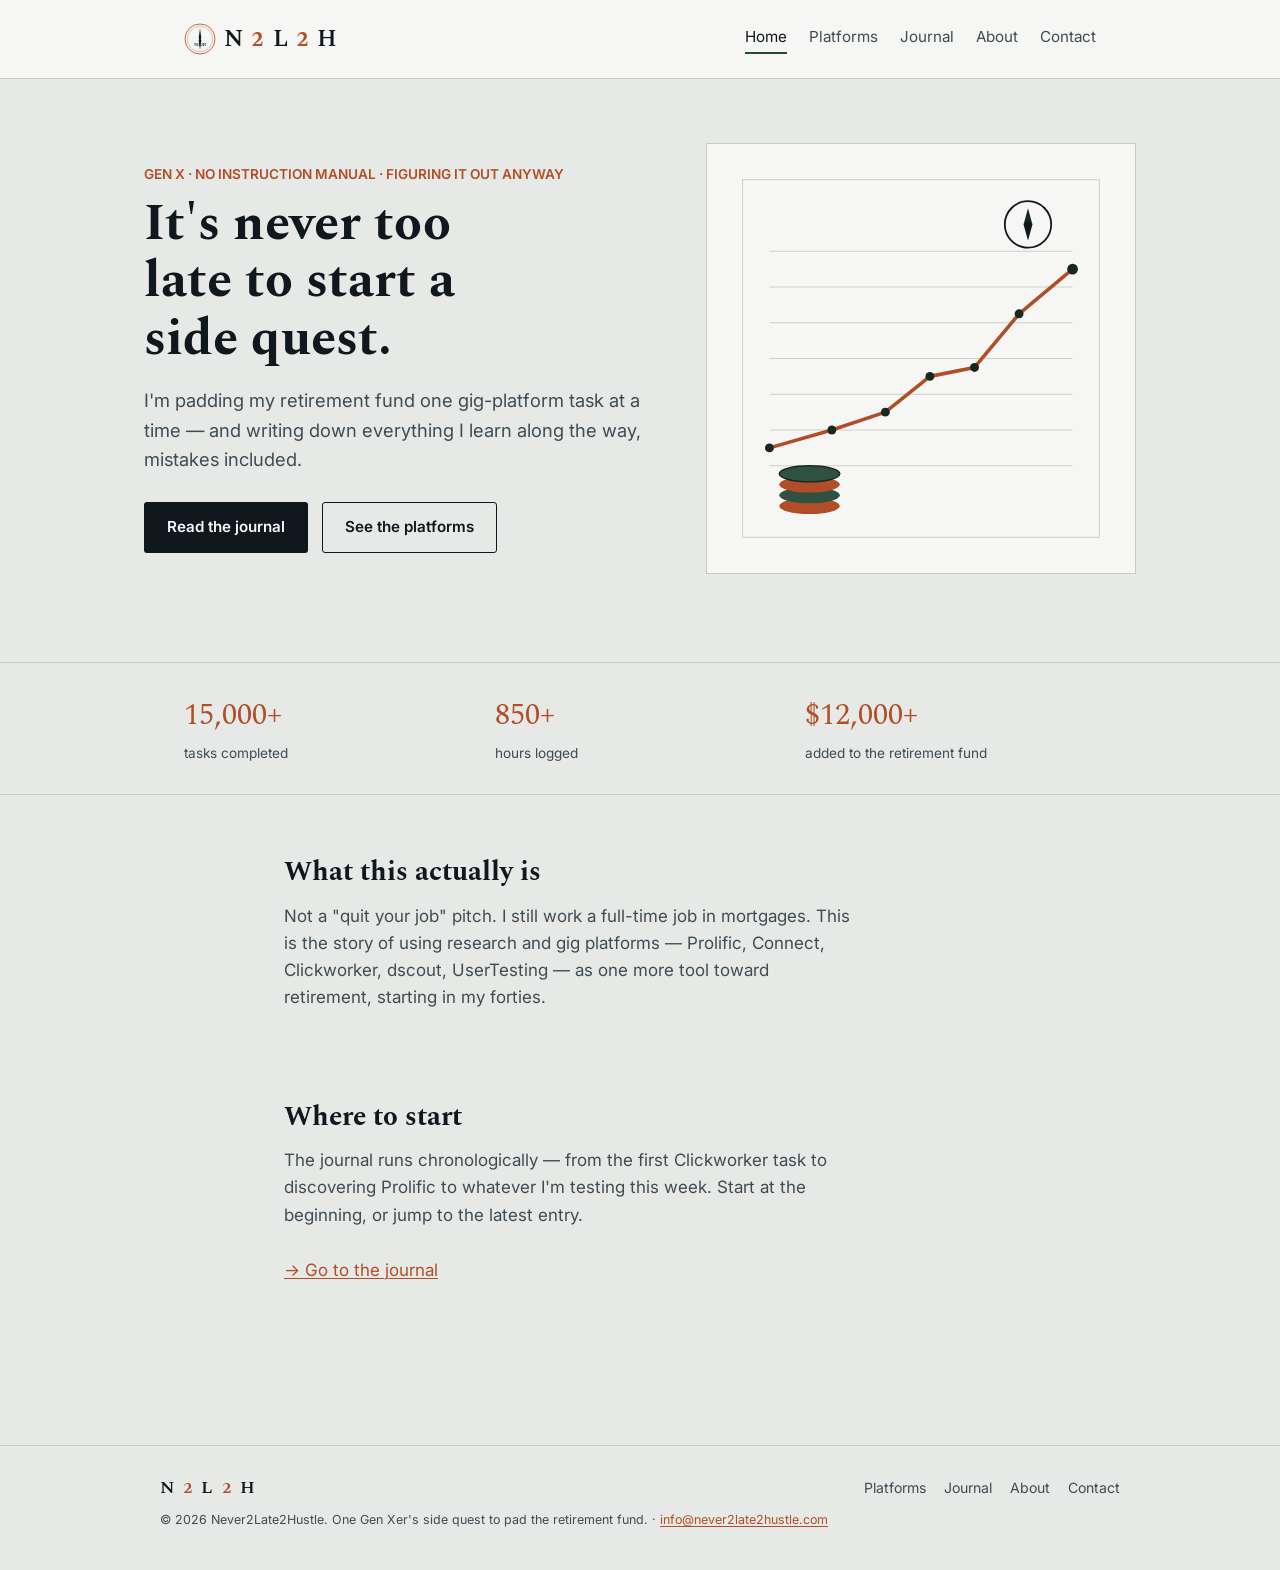
<file: index.html>
<!DOCTYPE html>
<html lang="en">
<head>
<meta charset="UTF-8">
<meta name="viewport" content="width=device-width, initial-scale=1.0">
<title>Never2Late2Hustle — One Gen Xer's Side Quest to Pad the Retirement Fund</title>
<meta name="description" content="Never2Late2Hustle: one Gen Xer's side quest to pad the retirement fund, one gig-platform task at a time.">
<link rel="canonical" href="https://never2late2hustle.com/">
<meta property="og:type" content="website">
<meta property="og:title" content="Never2Late2Hustle — One Gen Xer's Side Quest to Pad the Retirement Fund">
<meta property="og:description" content="One Gen Xer's side quest to pad the retirement fund, one gig-platform task at a time.">
<meta property="og:url" content="https://never2late2hustle.com/">
<meta property="og:image" content="https://never2late2hustle.com/img/hero-ledger.svg">
<meta name="twitter:card" content="summary_large_image">
<meta name="twitter:title" content="Never2Late2Hustle">
<meta name="twitter:description" content="One Gen Xer's side quest to pad the retirement fund.">
<meta name="twitter:image" content="https://never2late2hustle.com/img/hero-ledger.svg">
<script type="application/ld+json">
{
  "@context": "https://schema.org",
  "@type": "WebSite",
  "name": "Never2Late2Hustle",
  "url": "https://never2late2hustle.com/",
  "description": "One Gen Xer's side quest to pad the retirement fund, one gig-platform task at a time."
}
</script>
<link rel="preconnect" href="https://fonts.googleapis.com">
<link href="https://fonts.googleapis.com/css2?family=Spectral:wght@500;600;700&family=Inter:wght@400;500;600;700&display=swap" rel="stylesheet">
<link rel="icon" type="image/svg+xml" href="img/logo-mark.svg">
<link rel="stylesheet" href="css/styles.css">
</head>
<body>

<header class="site-header">
  <div class="header-inner">
    <a class="wordmark" href="index.html"><img src="img/logo-mark.svg" alt="">N<span class="num">2</span>L<span class="num">2</span>H</a>
    <nav class="site-nav">
      <a href="index.html" class="active">Home</a>
      <a href="platforms.html">Platforms</a>
      <a href="journal.html">Journal</a>
      <a href="about.html">About</a>
      <a href="contact.html">Contact</a>
    </nav>
  </div>
</header>

<main>
  <section class="hero with-media">
    <div class="hero-copy">
      <p class="kicker">GEN X · NO INSTRUCTION MANUAL · FIGURING IT OUT ANYWAY</p>
      <h1>It's never too late to start a side quest.</h1>
      <p class="lede">I'm padding my retirement fund one gig-platform task at a time — and writing down everything I learn along the way, mistakes included.</p>
      <div class="cta-row">
        <a class="btn btn-primary" href="journal.html">Read the journal</a>
        <a class="btn btn-ghost" href="platforms.html">See the platforms</a>
      </div>
    </div>
    <!-- TODO: swap img/hero-ledger.svg for a real photo (workspace, laptop, whatever fits the documentary feel) -->
    <div class="hero-media"><img src="img/hero-ledger.svg" alt="Ledger illustration"></div>
  </section>

  <div class="ledger">
    <div class="ledger-row">
      <div class="ledger-item">
        <span class="figure"><!-- TODO: confirm before publishing -->15,000+</span>
        <span class="label">tasks completed</span>
      </div>
      <div class="ledger-item">
        <span class="figure"><!-- TODO: confirm before publishing -->850+</span>
        <span class="label">hours logged</span>
      </div>
      <div class="ledger-item">
        <span class="figure"><!-- TODO: confirm before publishing -->$12,000+</span>
        <span class="label">added to the retirement fund</span>
      </div>
    </div>
  </div>

  <section class="section">
    <h2>What this actually is</h2>
    <p class="section-intro">Not a "quit your job" pitch. I still work a full-time job in mortgages. This is the story of using research and gig platforms — Prolific, Connect, Clickworker, dscout, UserTesting — as one more tool toward retirement, starting in my forties.</p>
  </section>

  <section class="section">
    <h2>Where to start</h2>
    <p class="section-intro">The journal runs chronologically — from the first Clickworker task to discovering Prolific to whatever I'm testing this week. Start at the beginning, or jump to the latest entry.</p>
    <p><a href="journal.html">→ Go to the journal</a></p>
  </section>
</main>

<footer class="site-footer">
  <div class="footer-inner">
    <a class="wordmark" href="index.html">N<span class="num">2</span>L<span class="num">2</span>H</a>
    <div class="footer-links">
      <a href="platforms.html">Platforms</a>
      <a href="journal.html">Journal</a>
      <a href="about.html">About</a>
      <a href="contact.html">Contact</a>
    </div>
  </div>
  <p class="footer-note">© <span id="year"></span> Never2Late2Hustle. One Gen Xer's side quest to pad the retirement fund. · <a href="mailto:info@never2late2hustle.com">info@never2late2hustle.com</a></p>
</footer>

<script>document.getElementById('year').textContent = new Date().getFullYear();</script>
</body>
</html>
</file>
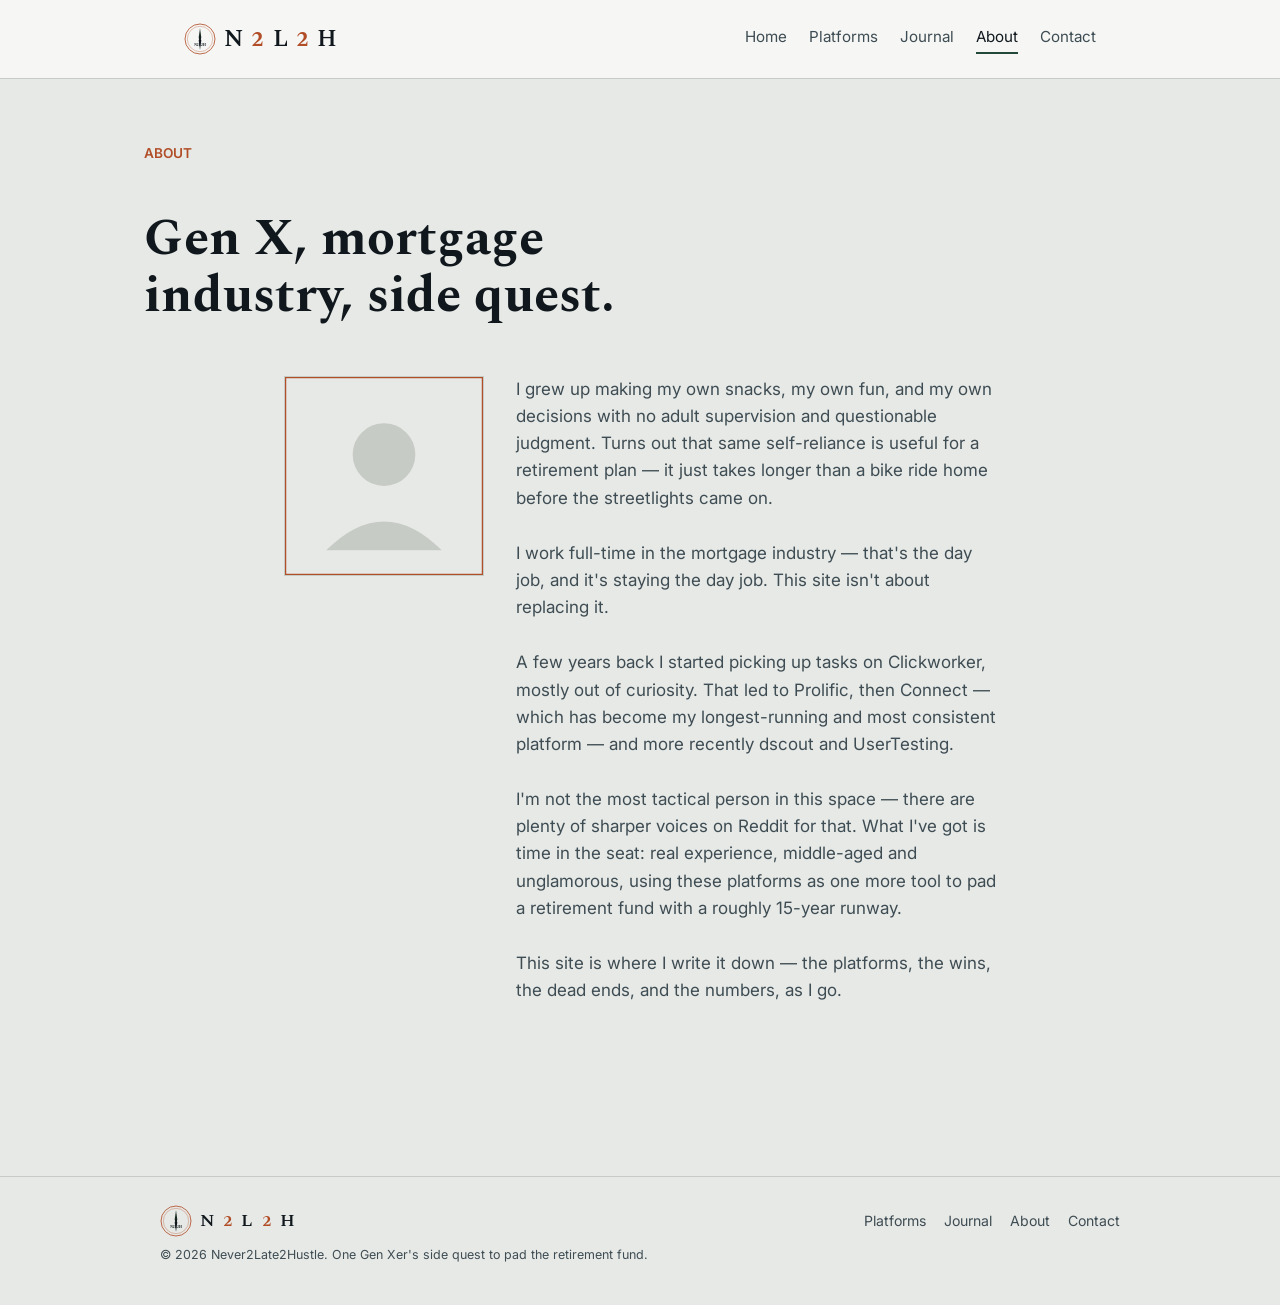
<file: about.html>
<!DOCTYPE html>
<html lang="en">
<head>
<meta charset="UTF-8">
<meta name="viewport" content="width=device-width, initial-scale=1.0">
<title>About — Never2Late2Hustle</title>
<meta name="description" content="About Never2Late2Hustle: a self-reliant Gen Xer in the mortgage industry using gig and research platforms as one more tool toward retirement.">
<link rel="canonical" href="https://never2late2hustle.com/about.html">
<meta property="og:type" content="website">
<meta property="og:title" content="About — Never2Late2Hustle">
<meta property="og:description" content="Gen X, mortgage industry, side quest.">
<meta property="og:url" content="https://never2late2hustle.com/about.html">
<link href="https://fonts.googleapis.com/css2?family=Spectral:wght@500;600;700&family=Inter:wght@400;500;600;700&display=swap" rel="stylesheet">
<link rel="icon" type="image/svg+xml" href="img/logo-mark.svg">
<link rel="stylesheet" href="css/styles.css">
</head>
<body>

<header class="site-header">
  <div class="header-inner">
    <a class="wordmark" href="index.html"><img src="img/logo-mark.svg" alt="">N<span class="num">2</span>L<span class="num">2</span>H</a>
    <nav class="site-nav">
      <a href="index.html">Home</a>
      <a href="platforms.html">Platforms</a>
      <a href="journal.html">Journal</a>
      <a href="about.html" class="active">About</a>
      <a href="contact.html">Contact</a>
    </nav>
  </div>
</header>

<main>
  <section class="hero" style="padding-bottom: 8px;">
    <p class="kicker">ABOUT</p>
    <h1 style="max-width: 18ch;">Gen X, mortgage industry, side quest.</h1>
  </section>

  <section class="section" style="padding-top: 24px;">
    <!-- TODO: swap img/about-placeholder.svg for a real photo of yourself -->
    <div class="about-layout">
      <div class="about-portrait"><img src="img/about-placeholder.svg" alt=""></div>
      <div>
        <p class="section-intro">I grew up making my own snacks, my own fun, and my own decisions with no adult supervision and questionable judgment. Turns out that same self-reliance is useful for a retirement plan — it just takes longer than a bike ride home before the streetlights came on.</p>
        <p class="section-intro">I work full-time in the mortgage industry — that's the day job, and it's staying the day job. This site isn't about replacing it.</p>
        <p class="section-intro">A few years back I started picking up tasks on Clickworker, mostly out of curiosity. That led to Prolific, then Connect — which has become my longest-running and most consistent platform — and more recently dscout and UserTesting.</p>
        <p class="section-intro">I'm not the most tactical person in this space — there are plenty of sharper voices on Reddit for that. What I've got is time in the seat: real experience, middle-aged and unglamorous, using these platforms as one more tool to pad a retirement fund with a roughly 15-year runway.</p>
        <p class="section-intro">This site is where I write it down — the platforms, the wins, the dead ends, and the numbers, as I go.</p>
      </div>
    </div>
  </section>
</main>

<footer class="site-footer">
  <div class="footer-inner">
    <a class="wordmark" href="index.html"><img src="img/logo-mark.svg" alt="">N<span class="num">2</span>L<span class="num">2</span>H</a>
    <div class="footer-links">
      <a href="platforms.html">Platforms</a>
      <a href="journal.html">Journal</a>
      <a href="about.html">About</a>
      <a href="contact.html">Contact</a>
    </div>
  </div>
  <p class="footer-note">© <span id="year"></span> Never2Late2Hustle. One Gen Xer's side quest to pad the retirement fund.</p>
</footer>

<script>document.getElementById('year').textContent = new Date().getFullYear();</script>
</body>
</html>
</file>
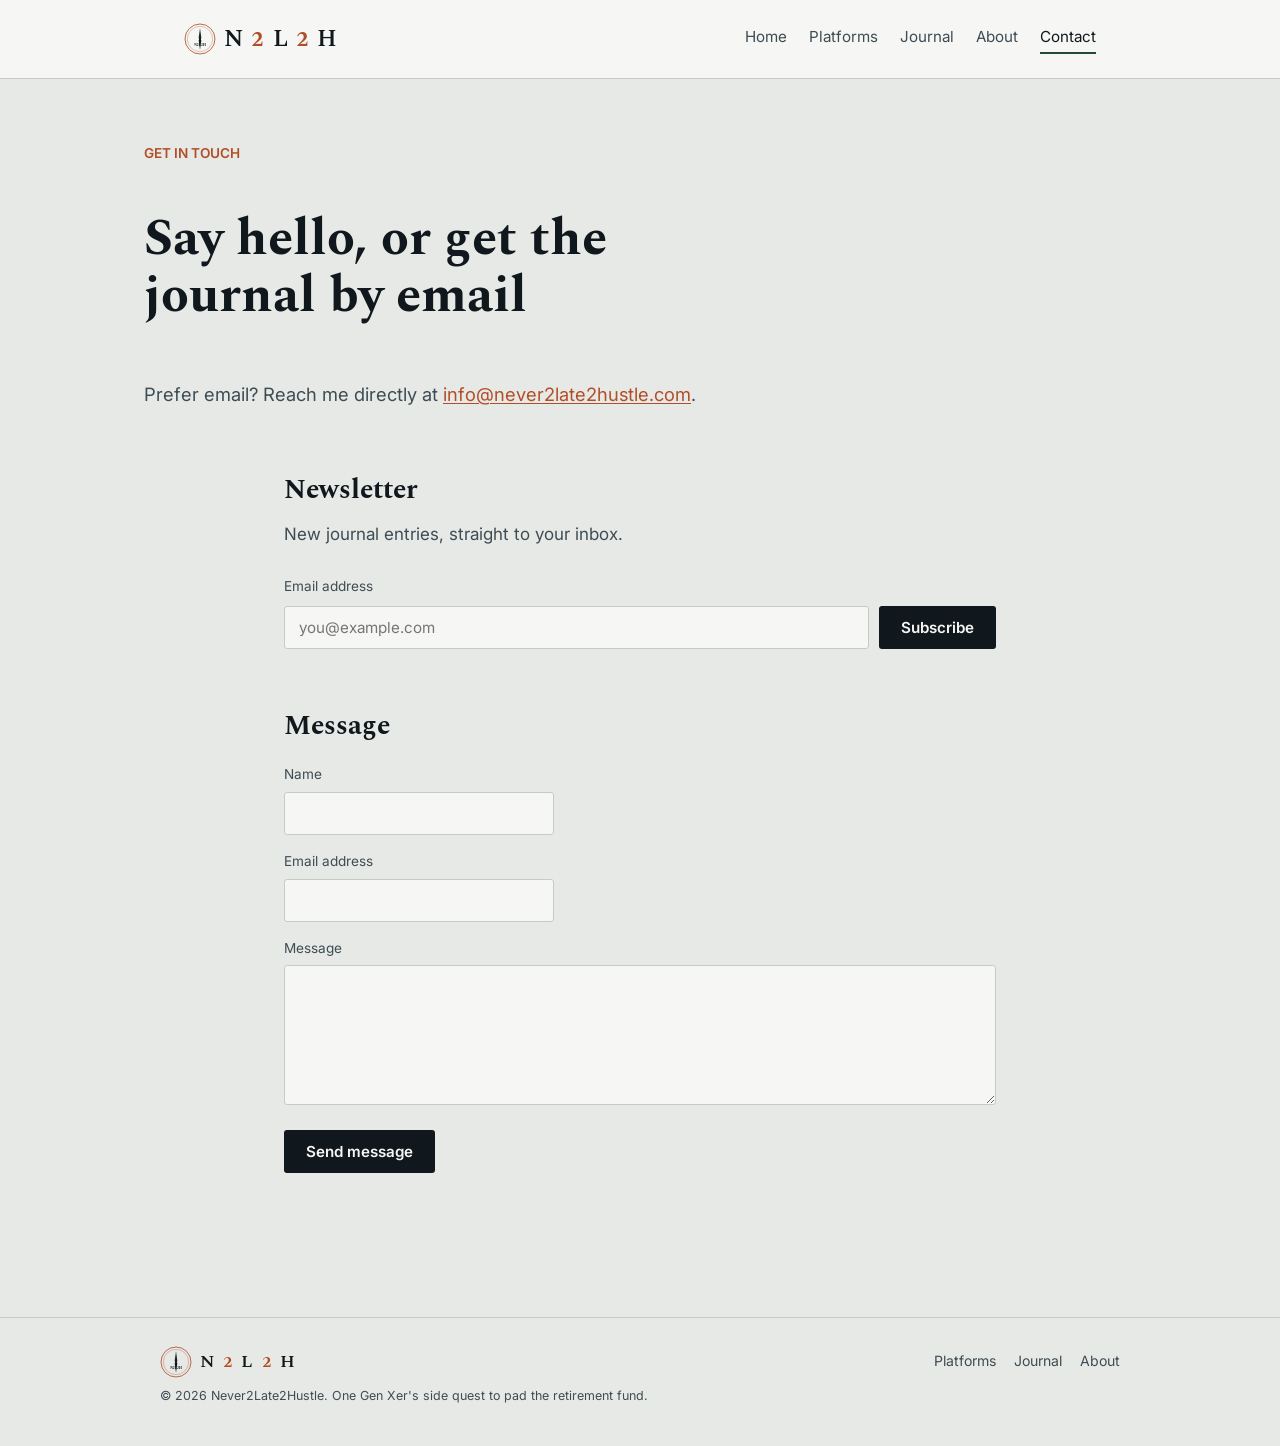
<file: contact.html>
<!DOCTYPE html>
<html lang="en">
<head>
<meta charset="UTF-8">
<meta name="viewport" content="width=device-width, initial-scale=1.0">
<title>Contact — Never2Late2Hustle</title>
<meta name="description" content="Get in touch with Never2Late2Hustle, or subscribe to get new journal entries by email.">
<link rel="canonical" href="https://never2late2hustle.com/contact.html">
<meta property="og:type" content="website">
<meta property="og:title" content="Contact — Never2Late2Hustle">
<meta property="og:description" content="Get in touch, or subscribe to get new journal entries by email.">
<meta property="og:url" content="https://never2late2hustle.com/contact.html">
<link href="https://fonts.googleapis.com/css2?family=Spectral:wght@500;600;700&family=Inter:wght@400;500;600;700&display=swap" rel="stylesheet">
<link rel="icon" type="image/svg+xml" href="img/logo-mark.svg">
<link rel="stylesheet" href="css/styles.css">
</head>
<body>

<header class="site-header">
  <div class="header-inner">
    <a class="wordmark" href="index.html"><img src="img/logo-mark.svg" alt="">N<span class="num">2</span>L<span class="num">2</span>H</a>
    <nav class="site-nav">
      <a href="index.html">Home</a>
      <a href="platforms.html">Platforms</a>
      <a href="journal.html">Journal</a>
      <a href="about.html">About</a>
      <a href="contact.html" class="active">Contact</a>
    </nav>
  </div>
</header>

<main>
  <section class="hero" style="padding-bottom: 8px;">
    <p class="kicker">GET IN TOUCH</p>
    <h1 style="max-width: 18ch;">Say hello, or get the journal by email</h1>
    <p class="lede">Prefer email? Reach me directly at <a href="mailto:info@never2late2hustle.com">info@never2late2hustle.com</a>.</p>
  </section>

  <section class="section" style="padding-top: 24px;">
    <h2>Newsletter</h2>
    <p class="section-intro">New journal entries, straight to your inbox. <!-- TODO: wire this form to your email service (Buttondown/ConvertKit/Mailchimp) before launch --></p>
    <form action="#" method="post">
      <label for="email">Email address</label>
      <div class="form-row">
        <input type="email" id="email" name="email" placeholder="you@example.com" required>
        <button class="btn btn-primary" type="submit">Subscribe</button>
      </div>
    </form>
  </section>

  <section class="section">
    <h2>Message</h2>
    <form action="#" method="post">
      <label for="name">Name</label>
      <input type="text" id="name" name="name" required>
      <label for="cemail">Email address</label>
      <input type="email" id="cemail" name="cemail" required>
      <label for="message">Message</label>
      <textarea id="message" name="message" required></textarea>
      <div style="margin-top: 16px;">
        <button class="btn btn-primary" type="submit">Send message</button>
      </div>
    </form>
    <!-- TODO: wire this contact form to an actual endpoint (e.g. Formspree, Cloudflare Pages Functions) that delivers to info@never2late2hustle.com before launch -->
  </section>
</main>

<footer class="site-footer">
  <div class="footer-inner">
    <a class="wordmark" href="index.html"><img src="img/logo-mark.svg" alt="">N<span class="num">2</span>L<span class="num">2</span>H</a>
    <div class="footer-links">
      <a href="platforms.html">Platforms</a>
      <a href="journal.html">Journal</a>
      <a href="about.html">About</a>
    </div>
  </div>
  <p class="footer-note">© <span id="year"></span> Never2Late2Hustle. One Gen Xer's side quest to pad the retirement fund.</p>
</footer>

<script>document.getElementById('year').textContent = new Date().getFullYear();</script>
</body>
</html>
</file>
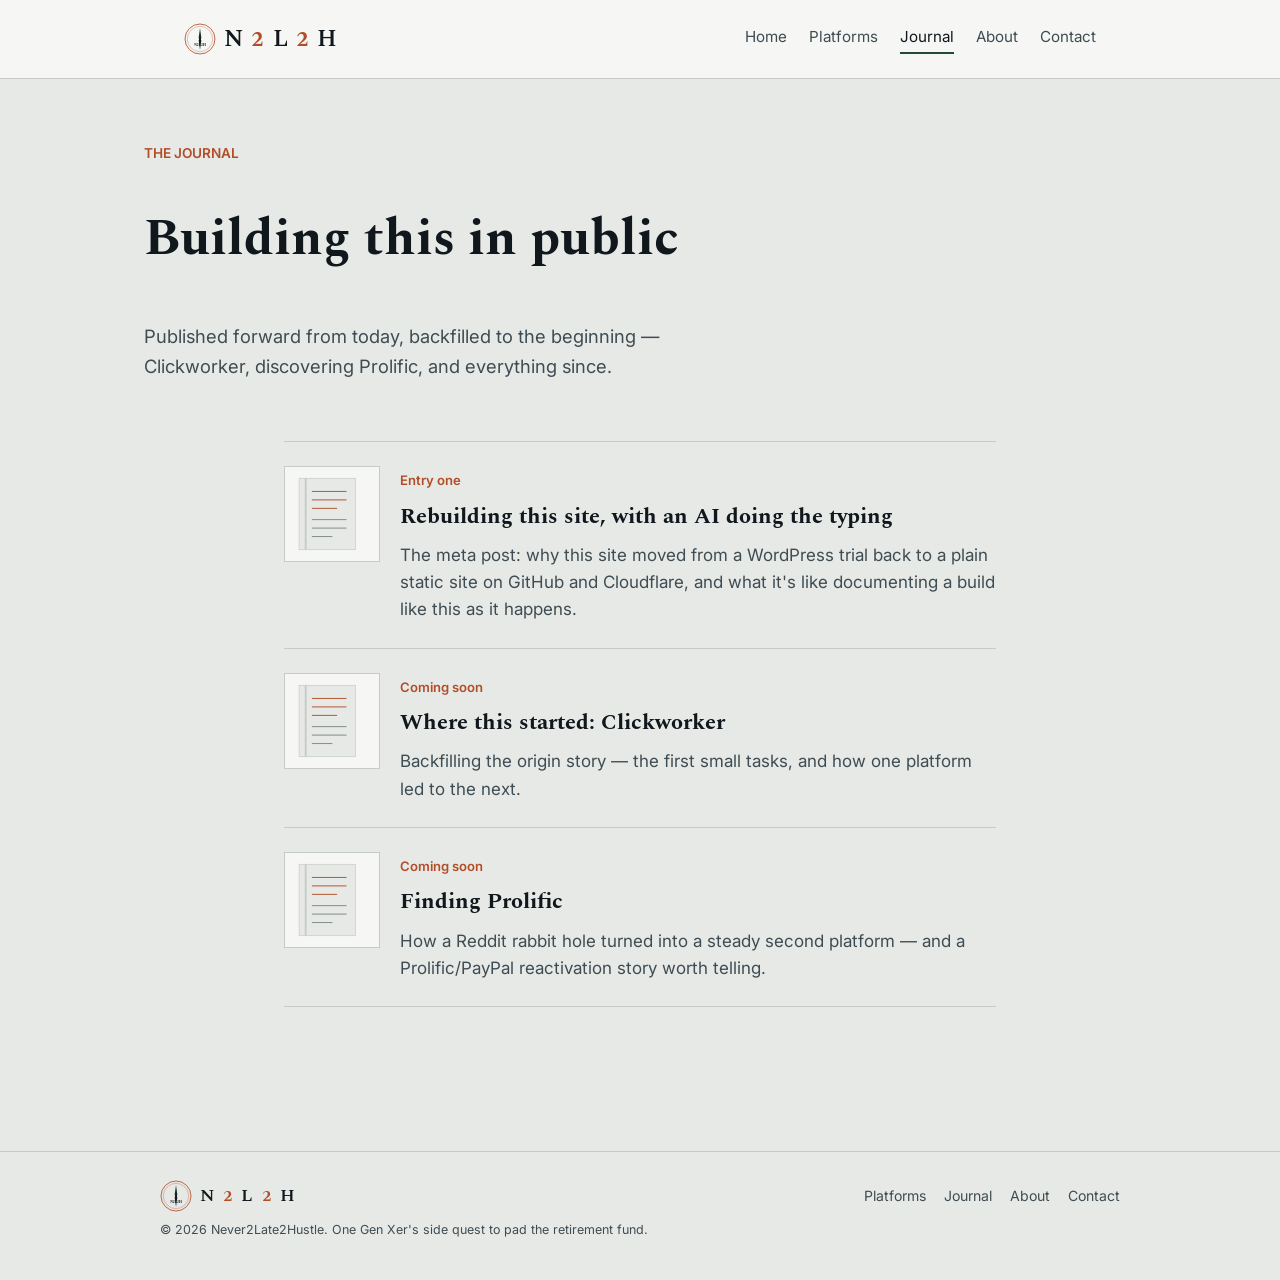
<file: journal.html>
<!DOCTYPE html>
<html lang="en">
<head>
<meta charset="UTF-8">
<meta name="viewport" content="width=device-width, initial-scale=1.0">
<title>Journal — Never2Late2Hustle</title>
<meta name="description" content="The Never2Late2Hustle journal: building a side quest to pad the retirement fund, one entry at a time.">
<link rel="canonical" href="https://never2late2hustle.com/journal.html">
<meta property="og:type" content="website">
<meta property="og:title" content="Journal — Never2Late2Hustle">
<meta property="og:description" content="Building a side quest to pad the retirement fund, one entry at a time.">
<meta property="og:url" content="https://never2late2hustle.com/journal.html">
<link href="https://fonts.googleapis.com/css2?family=Spectral:wght@500;600;700&family=Inter:wght@400;500;600;700&display=swap" rel="stylesheet">
<link rel="icon" type="image/svg+xml" href="img/logo-mark.svg">
<link rel="stylesheet" href="css/styles.css">
</head>
<body>

<header class="site-header">
  <div class="header-inner">
    <a class="wordmark" href="index.html"><img src="img/logo-mark.svg" alt="">N<span class="num">2</span>L<span class="num">2</span>H</a>
    <nav class="site-nav">
      <a href="index.html">Home</a>
      <a href="platforms.html">Platforms</a>
      <a href="journal.html" class="active">Journal</a>
      <a href="about.html">About</a>
      <a href="contact.html">Contact</a>
    </nav>
  </div>
</header>

<main>
  <section class="hero" style="padding-bottom: 8px;">
    <p class="kicker">THE JOURNAL</p>
    <h1 style="max-width: 20ch;">Building this in public</h1>
    <p class="lede">Published forward from today, backfilled to the beginning — Clickworker, discovering Prolific, and everything since.</p>
  </section>

  <section class="section" style="padding-top: 24px;">
    <div class="platform-list">
      <div class="entry">
        <div class="thumb"><img src="img/journal-default.svg" alt=""></div>
        <div>
          <span class="date">Entry one</span>
          <h3><a href="#">Rebuilding this site, with an AI doing the typing</a></h3>
          <p>The meta post: why this site moved from a WordPress trial back to a plain static site on GitHub and Cloudflare, and what it's like documenting a build like this as it happens.</p>
        </div>
      </div>
      <div class="entry">
        <div class="thumb"><img src="img/journal-default.svg" alt=""></div>
        <div>
          <span class="date">Coming soon</span>
          <h3><a href="#">Where this started: Clickworker</a></h3>
          <p>Backfilling the origin story — the first small tasks, and how one platform led to the next.</p>
        </div>
      </div>
      <div class="entry">
        <div class="thumb"><img src="img/journal-default.svg" alt=""></div>
        <div>
          <span class="date">Coming soon</span>
          <h3><a href="#">Finding Prolific</a></h3>
          <p>How a Reddit rabbit hole turned into a steady second platform — and a Prolific/PayPal reactivation story worth telling.</p>
        </div>
      </div>
    </div>
  </section>
</main>

<footer class="site-footer">
  <div class="footer-inner">
    <a class="wordmark" href="index.html"><img src="img/logo-mark.svg" alt="">N<span class="num">2</span>L<span class="num">2</span>H</a>
    <div class="footer-links">
      <a href="platforms.html">Platforms</a>
      <a href="journal.html">Journal</a>
      <a href="about.html">About</a>
      <a href="contact.html">Contact</a>
    </div>
  </div>
  <p class="footer-note">© <span id="year"></span> Never2Late2Hustle. One Gen Xer's side quest to pad the retirement fund.</p>
</footer>

<script>document.getElementById('year').textContent = new Date().getFullYear();</script>
</body>
</html>
</file>
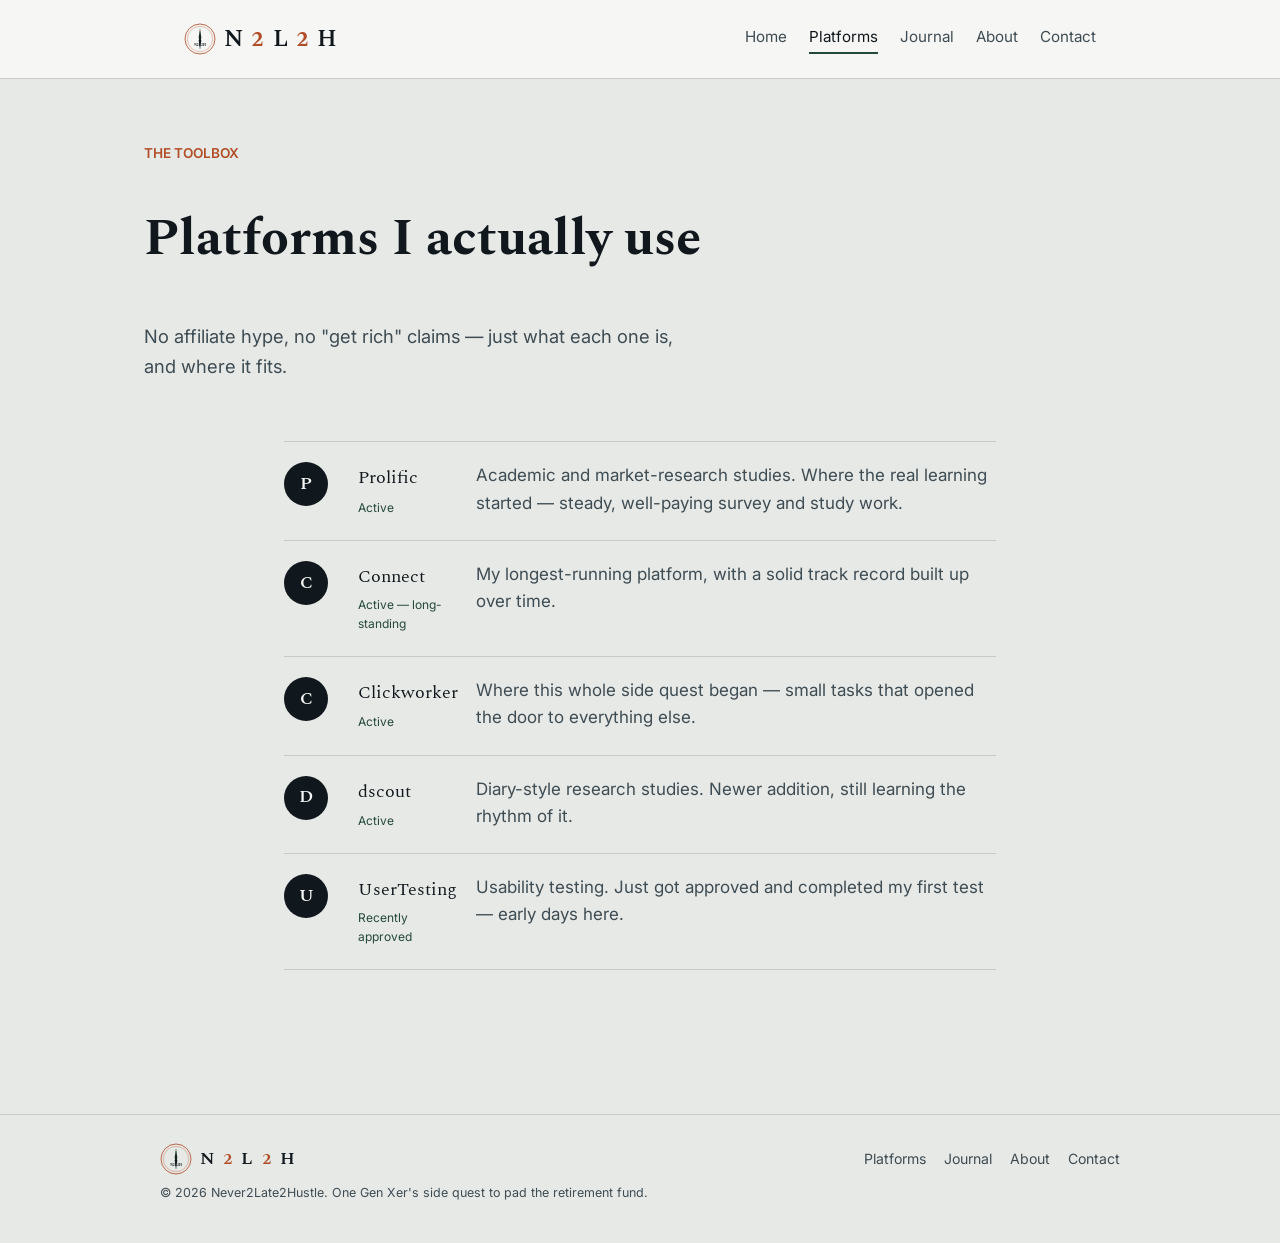
<file: platforms.html>
<!DOCTYPE html>
<html lang="en">
<head>
<meta charset="UTF-8">
<meta name="viewport" content="width=device-width, initial-scale=1.0">
<title>Platforms — Never2Late2Hustle</title>
<meta name="description" content="The gig and research platforms behind Never2Late2Hustle: Prolific, Connect, Clickworker, dscout, and UserTesting.">
<link rel="canonical" href="https://never2late2hustle.com/platforms.html">
<meta property="og:type" content="website">
<meta property="og:title" content="Platforms — Never2Late2Hustle">
<meta property="og:description" content="The gig and research platforms behind Never2Late2Hustle.">
<meta property="og:url" content="https://never2late2hustle.com/platforms.html">
<link href="https://fonts.googleapis.com/css2?family=Spectral:wght@500;600;700&family=Inter:wght@400;500;600;700&display=swap" rel="stylesheet">
<link rel="icon" type="image/svg+xml" href="img/logo-mark.svg">
<link rel="stylesheet" href="css/styles.css">
</head>
<body>

<header class="site-header">
  <div class="header-inner">
    <a class="wordmark" href="index.html"><img src="img/logo-mark.svg" alt="">N<span class="num">2</span>L<span class="num">2</span>H</a>
    <nav class="site-nav">
      <a href="index.html">Home</a>
      <a href="platforms.html" class="active">Platforms</a>
      <a href="journal.html">Journal</a>
      <a href="about.html">About</a>
      <a href="contact.html">Contact</a>
    </nav>
  </div>
</header>

<main>
  <section class="hero" style="padding-bottom: 8px;">
    <p class="kicker">THE TOOLBOX</p>
    <h1 style="max-width: 20ch;">Platforms I actually use</h1>
    <p class="lede">No affiliate hype, no "get rich" claims — just what each one is, and where it fits.</p>
  </section>

  <section class="section" style="padding-top: 24px;">
    <div class="platform-list">
      <div class="platform-row">
        <div class="platform-badge">P</div>
        <div class="name-col">
          <div class="name">Prolific</div>
          <span class="status">Active</span>
        </div>
        <p>Academic and market-research studies. Where the real learning started — steady, well-paying survey and study work.</p>
      </div>
      <div class="platform-row">
        <div class="platform-badge">C</div>
        <div class="name-col">
          <div class="name">Connect</div>
          <span class="status">Active — long-standing</span>
        </div>
        <p>My longest-running platform, with a solid track record built up over time.</p>
      </div>
      <div class="platform-row">
        <div class="platform-badge">C</div>
        <div class="name-col">
          <div class="name">Clickworker</div>
          <span class="status">Active</span>
        </div>
        <p>Where this whole side quest began — small tasks that opened the door to everything else.</p>
      </div>
      <div class="platform-row">
        <div class="platform-badge">D</div>
        <div class="name-col">
          <div class="name">dscout</div>
          <span class="status">Active</span>
        </div>
        <p>Diary-style research studies. Newer addition, still learning the rhythm of it.</p>
      </div>
      <div class="platform-row">
        <div class="platform-badge">U</div>
        <div class="name-col">
          <div class="name">UserTesting</div>
          <span class="status">Recently approved</span>
        </div>
        <p>Usability testing. Just got approved and completed my first test — early days here.</p>
      </div>
    </div>
  </section>
</main>

<footer class="site-footer">
  <div class="footer-inner">
    <a class="wordmark" href="index.html"><img src="img/logo-mark.svg" alt="">N<span class="num">2</span>L<span class="num">2</span>H</a>
    <div class="footer-links">
      <a href="platforms.html">Platforms</a>
      <a href="journal.html">Journal</a>
      <a href="about.html">About</a>
      <a href="contact.html">Contact</a>
    </div>
  </div>
  <p class="footer-note">© <span id="year"></span> Never2Late2Hustle. One Gen Xer's side quest to pad the retirement fund.</p>
</footer>

<script>document.getElementById('year').textContent = new Date().getFullYear();</script>
</body>
</html>
</file>
<file: css/styles.css>
/* ============================================
   Never2Late2Hustle — design tokens
   Palette: navy ink + pine + rust, stone paper ground
   Type: Fraunces (display serif) / IBM Plex Sans (body)
   ============================================ */

:root{
  --paper: #E7E9E6;
  --paper-raised: #F6F7F5;
  --ink: #10181D;
  --ink-soft: #3E4C53;
  --pine: #24493A;
  --pine-deep: #16281F;
  --rust: #B14E28;
  --rule: #C7CBC5;
  --green: #24493A;

  --serif: "Spectral", Georgia, serif;
  --sans: "Inter", -apple-system, BlinkMacSystemFont, "Segoe UI", sans-serif;

  --max: 760px;
}

*{ box-sizing: border-box; }
html{ scroll-behavior: smooth; }

body{
  margin: 0;
  background: var(--paper);
  color: var(--ink);
  font-family: var(--sans);
  font-size: 17px;
  line-height: 1.6;
  -webkit-font-smoothing: antialiased;
}

a{ color: var(--rust); text-decoration-thickness: 1px; text-underline-offset: 2px; }
a:hover{ color: var(--ink); }

img{ max-width: 100%; display: block; }

/* ---------- Logo / wordmark ---------- */
.wordmark{
  font-family: var(--serif);
  font-weight: 600;
  font-size: 1.5rem;
  letter-spacing: 0.01em;
  color: var(--ink);
  text-decoration: none;
  display: inline-flex;
  align-items: center;
  gap: 8px;
}
.wordmark img{ width: 32px; height: 32px; }
.wordmark .num{ color: var(--rust); font-variant-numeric: oldstyle-nums; }
.wordmark:hover{ color: var(--ink); }

/* ---------- Header / nav ---------- */
.site-header{
  border-bottom: 1px solid var(--rule);
  background: var(--paper-raised);
}
.header-inner{
  max-width: 960px;
  margin: 0 auto;
  padding: 20px 24px;
  display: flex;
  align-items: center;
  justify-content: space-between;
  gap: 16px;
  flex-wrap: wrap;
}
.site-nav{
  display: flex;
  gap: 22px;
  font-size: 0.95rem;
}
.site-nav a{
  color: var(--ink-soft);
  text-decoration: none;
  padding-bottom: 3px;
  border-bottom: 2px solid transparent;
}
.site-nav a:hover, .site-nav a.active{
  color: var(--ink);
  border-bottom-color: var(--pine);
}

/* ---------- Layout shells ---------- */
.container{
  max-width: var(--max);
  margin: 0 auto;
  padding: 0 24px;
}
main{ padding-bottom: 80px; }

/* ---------- Hero (with media) ---------- */
.hero{
  padding: 64px 24px 48px;
  max-width: 1040px;
  margin: 0 auto;
  display: grid;
  grid-template-columns: 1fr;
  gap: 36px;
  align-items: center;
}
.hero.with-media{ grid-template-columns: 1.1fr 0.9fr; }
.hero-copy{ max-width: 46ch; }
.hero-media{
  aspect-ratio: 1 / 1;
  border: 1px solid var(--rule);
  background: var(--paper-raised);
  overflow: hidden;
}
.hero-media img{ width: 100%; height: 100%; object-fit: cover; }
@media (max-width: 760px){
  .hero.with-media{ grid-template-columns: 1fr; }
  .hero-media{ order: -1; max-width: 340px; margin: 0 auto; }
}
.hero .kicker{
  font-family: var(--sans);
  font-size: 0.85rem;
  color: var(--rust);
  font-weight: 600;
  margin: 0 0 10px;
}
.hero h1{
  font-family: var(--serif);
  font-size: clamp(2.1rem, 5vw, 3.2rem);
  line-height: 1.12;
  margin: 0 0 18px;
  max-width: 14ch;
}
.hero p.lede{
  font-size: 1.15rem;
  color: var(--ink-soft);
  max-width: 46ch;
  margin: 0 0 28px;
}
.hero .cta-row{ display: flex; gap: 14px; flex-wrap: wrap; }

.btn{
  display: inline-block;
  font-family: var(--sans);
  font-weight: 600;
  font-size: 0.95rem;
  padding: 12px 22px;
  border-radius: 3px;
  text-decoration: none;
  border: 1px solid transparent;
}
.btn-primary{ background: var(--ink); color: var(--paper-raised); }
.btn-primary:hover{ background: var(--rust); color: #fff; }
.btn-ghost{ border-color: var(--ink); color: var(--ink); }
.btn-ghost:hover{ background: var(--ink); color: var(--paper-raised); }

/* ---------- Stat ledger ---------- */
.ledger{
  border-top: 1px solid var(--rule);
  border-bottom: 1px solid var(--rule);
  margin: 40px 0 0;
}
.ledger-row{
  max-width: 960px;
  margin: 0 auto;
  padding: 28px 24px;
  display: grid;
  grid-template-columns: repeat(3, 1fr);
  gap: 20px;
}
.ledger-item{ text-align: left; }
.ledger-item .figure{
  font-family: var(--serif);
  font-size: 1.9rem;
  color: var(--rust);
  display: block;
}
.ledger-item .label{
  font-size: 0.85rem;
  color: var(--ink-soft);
}
@media (max-width: 600px){
  .ledger-row{ grid-template-columns: 1fr; }
}

/* ---------- Section headings ---------- */
.section{ max-width: 760px; margin: 0 auto; padding: 56px 24px 0; }
.section h2{
  font-family: var(--serif);
  font-size: 1.7rem;
  margin: 0 0 8px;
}
.section .section-intro{
  color: var(--ink-soft);
  max-width: 52ch;
  margin: 0 0 28px;
}

/* ---------- Journal list (with thumbnails) ---------- */
.entry{
  display: grid;
  grid-template-columns: 96px 1fr;
  gap: 20px;
  padding: 24px 0;
  border-top: 1px solid var(--rule);
}
.entry:last-child{ border-bottom: 1px solid var(--rule); }
.entry .thumb{
  width: 96px;
  height: 96px;
  border: 1px solid var(--rule);
  overflow: hidden;
  background: var(--paper-raised);
}
.entry .thumb img{ width: 100%; height: 100%; object-fit: cover; }
.entry .date{
  font-size: 0.82rem;
  color: var(--rust);
  font-weight: 600;
}
.entry h3{
  font-family: var(--serif);
  font-size: 1.35rem;
  margin: 6px 0 8px;
}
.entry h3 a{ color: var(--ink); text-decoration: none; }
.entry h3 a:hover{ color: var(--rust); }
.entry p{ color: var(--ink-soft); margin: 0; }
@media (max-width: 480px){
  .entry{ grid-template-columns: 64px 1fr; gap: 14px; }
  .entry .thumb{ width: 64px; height: 64px; }
}

/* ---------- Platform badges ---------- */
.platform-row{
  display: grid;
  grid-template-columns: 56px 100px 1fr;
  gap: 18px;
  padding: 20px 0;
  border-top: 1px solid var(--rule);
  align-items: start;
}
.platform-row:last-child{ border-bottom: 1px solid var(--rule); }
.platform-badge{
  width: 44px;
  height: 44px;
  border-radius: 50%;
  background: var(--ink);
  color: var(--paper-raised);
  font-family: var(--serif);
  font-weight: 600;
  font-size: 1.1rem;
  display: flex;
  align-items: center;
  justify-content: center;
}
.platform-row .name{
  font-family: var(--serif);
  font-size: 1.1rem;
  padding-top: 2px;
}
.platform-row .status{
  display: inline-block;
  font-size: 0.75rem;
  color: var(--green);
  margin-top: 4px;
}
.platform-row p{ margin: 0; color: var(--ink-soft); }
@media (max-width: 560px){
  .platform-row{ grid-template-columns: 44px 1fr; }
  .platform-row .name-col{ grid-column: 2; }
}

/* ---------- About portrait ---------- */
.about-layout{
  display: grid;
  grid-template-columns: 200px 1fr;
  gap: 32px;
  align-items: start;
}
.about-portrait{
  width: 200px;
  height: 200px;
  border: 1px solid var(--rule);
  overflow: hidden;
}
.about-portrait img{ width: 100%; height: 100%; object-fit: cover; }
@media (max-width: 620px){
  .about-layout{ grid-template-columns: 1fr; }
  .about-portrait{ margin: 0 auto; }
}

/* ---------- Forms ---------- */
.form-row{ display: flex; gap: 10px; flex-wrap: wrap; margin-top: 8px; }
input[type="email"], input[type="text"], textarea{
  font-family: var(--sans);
  font-size: 0.95rem;
  padding: 11px 14px;
  border: 1px solid var(--rule);
  border-radius: 3px;
  background: var(--paper-raised);
  color: var(--ink);
  flex: 1;
  min-width: 200px;
}
textarea{ width: 100%; min-height: 140px; resize: vertical; }
label{ display: block; font-size: 0.85rem; color: var(--ink-soft); margin: 16px 0 6px; }
form .btn{ border: none; cursor: pointer; }

/* ---------- Footer ---------- */
.site-footer{
  border-top: 1px solid var(--rule);
  margin-top: 64px;
  padding: 28px 24px 40px;
}
.footer-inner{
  max-width: 960px;
  margin: 0 auto;
  display: flex;
  justify-content: space-between;
  align-items: center;
  flex-wrap: wrap;
  gap: 12px;
}
.footer-inner .wordmark{ font-size: 1.1rem; }
.footer-links{ display: flex; gap: 18px; font-size: 0.88rem; }
.footer-links a{ color: var(--ink-soft); text-decoration: none; }
.footer-links a:hover{ color: var(--ink); }
.footer-note{
  max-width: 960px;
  margin: 8px auto 0;
  font-size: 0.78rem;
  color: var(--ink-soft);
}

/* ---------- Reduced motion ---------- */
@media (prefers-reduced-motion: reduce){
  html{ scroll-behavior: auto; }
}

/* ---------- Focus visibility ---------- */
a:focus-visible, button:focus-visible, input:focus-visible, textarea:focus-visible{
  outline: 2px solid var(--rust);
  outline-offset: 2px;
}
</file>
